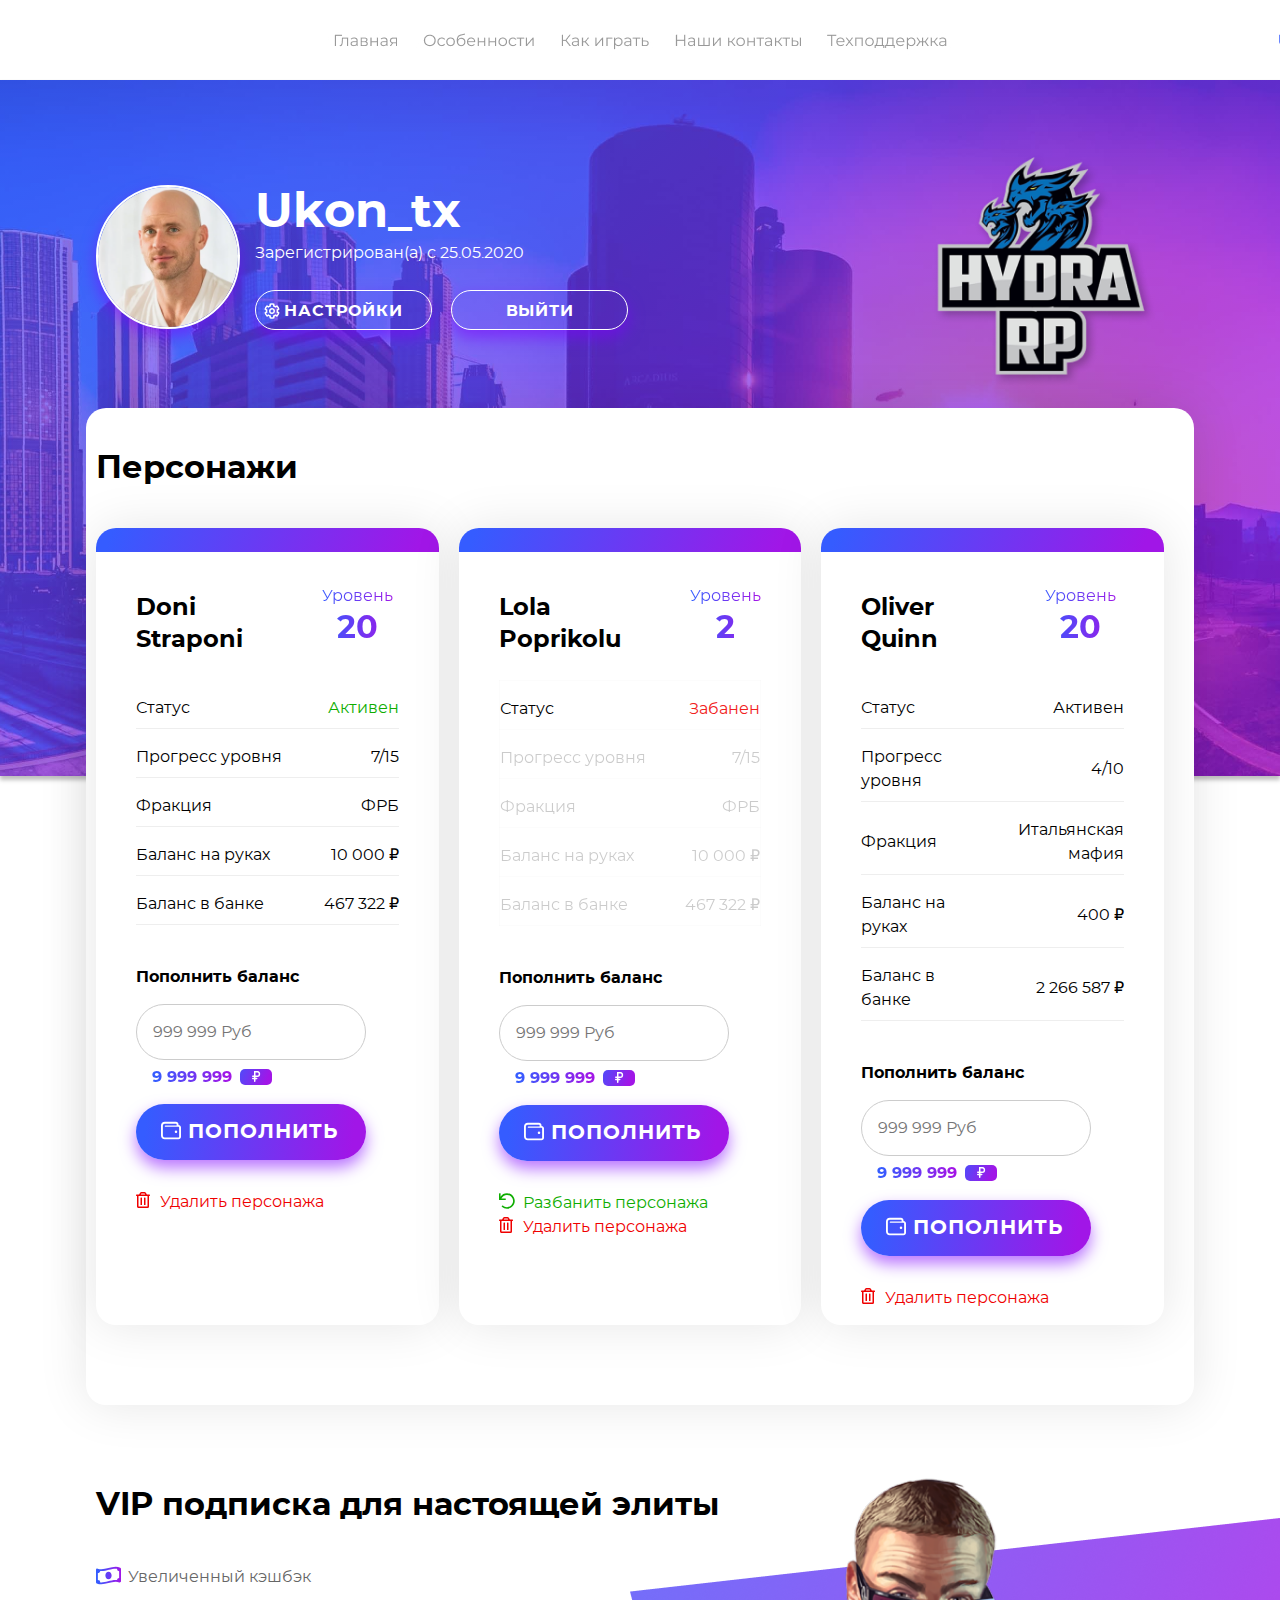
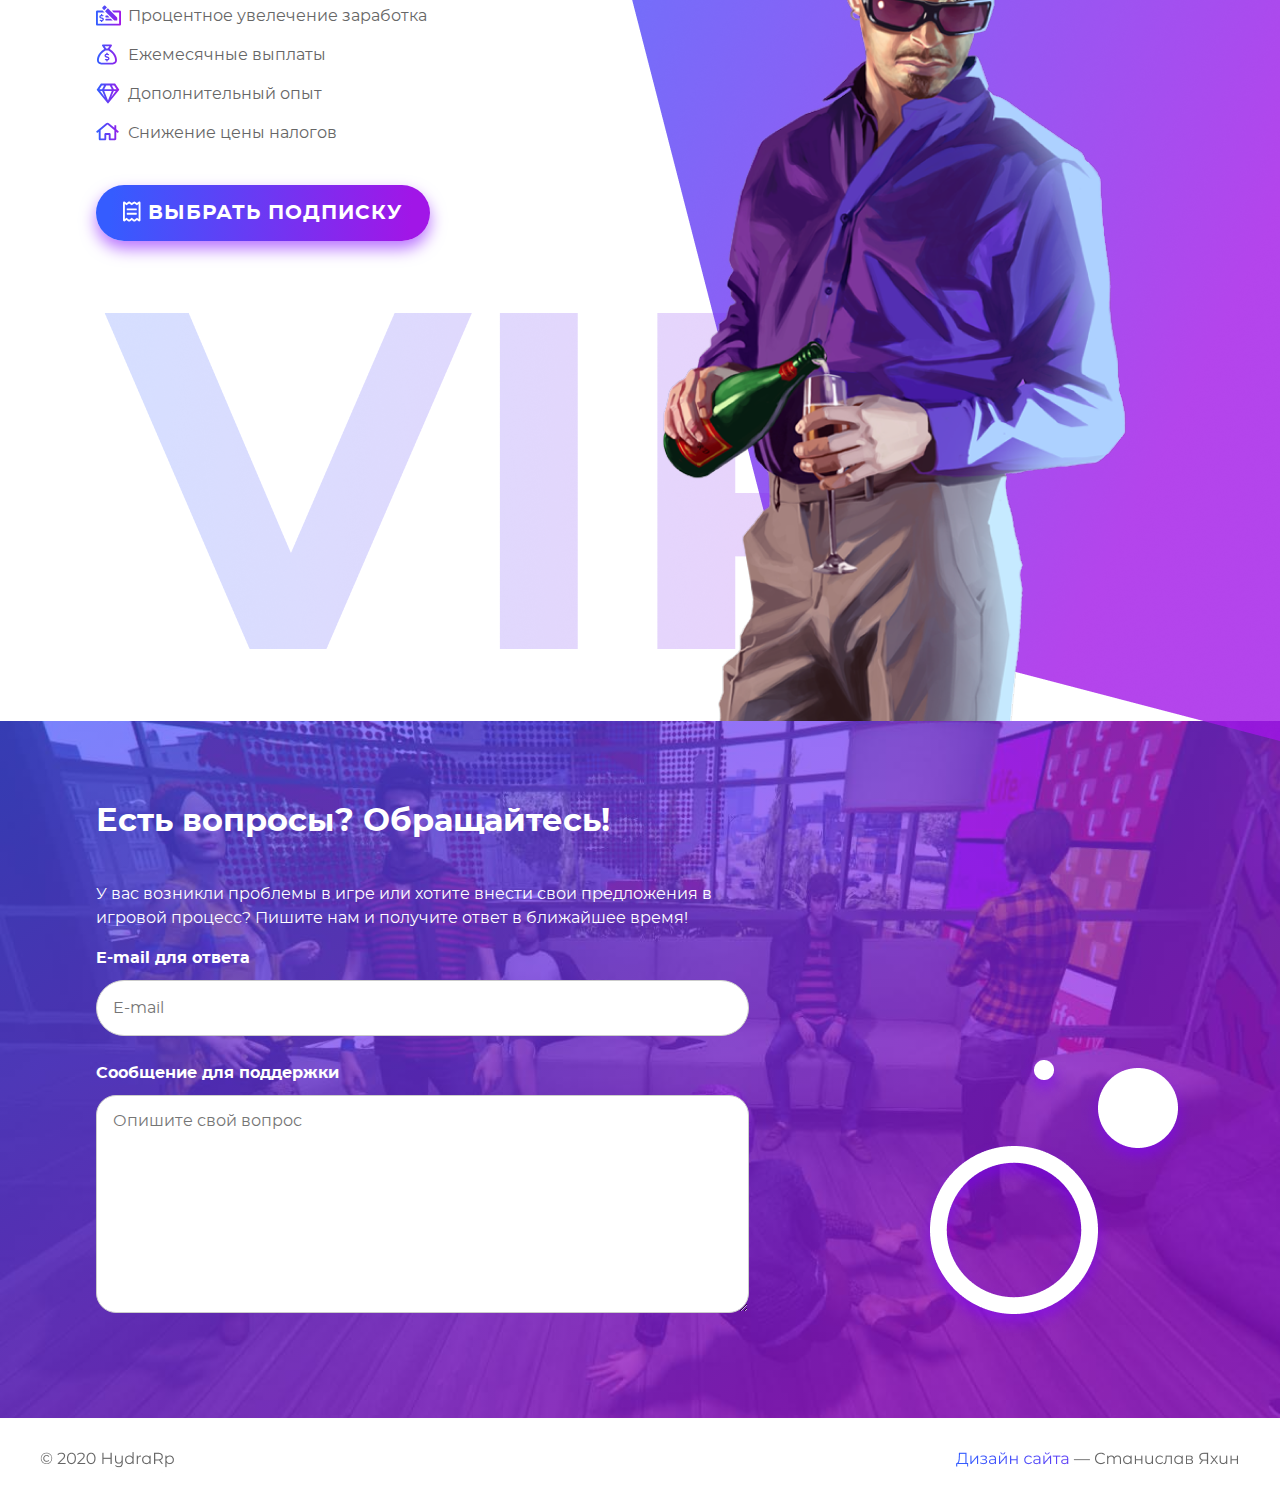
<file: index.html>
<!DOCTYPE HTML>
<html lang="ru">
	<head>
		<meta charset = "utf-8">
		<meta name="viewport" content="width=device-width, initial-scale=1.0">
    	<title>Data Mining</title>
    	<link href="css/normalize.css" rel="stylesheet">	
    	<link href="css/style.css" rel="stylesheet">
	</head>
	<body>
		<header class="main-header">
		</header>
		<main class="main-content">
			<section class="user">
				<div class="container">
					<div class="user-info">
						<img src="img/avatar.png" alt="avatar" class="user-avatar">
						<div class="user-col">
							<h1 class="user-name">Ukon_tx</h1>
							<p class="user-date">Зарегистрирован(а) с <time class="date">25.05.2020</time></p>
							<a href="#" class="user-config btn btn-white">
								<svg class="user-config-icon" width="16" height="24" viewBox="0 0 16 24" preserveAspectRatio="none">
	 				 				<use xlink:href="img/sprite.svg#icon-config"></use>
								</svg>	
								Настройки
							</a>
							<a href="#" class="user-exit btn btn-white">Выйти</a>
						</div>
					</div>
					<img src="img/big-logo.png" alt="logo" class="big-logo" width="280" height="280">
				</div>
			</section>
			<section class="personages">
				<div class="container">
					<h2 class="title">Персонажи</h2>
					<div class="personages-wrapper">
					<div class="person">
						<div class="person-header">
							<h3 class="person-nickname">Doni  Straponi</h3>
							<p class="person-level">Уровень <span class="level">20</span></p>
						</div>
						<table class="person-info">
							<tr>
								<td>Статус</td>
								<td class="active">Активен</td>
							</tr>
							<tr>
								<td>Прогресс уровня</td>
								<td>7/15</td>
							</tr>			
							<tr>
								<td>Фракция</td>
								<td>ФРБ</td>
							</tr>				
							<tr>
								<td>Баланс на руках</td>
								<td>10 000 &#8381;</td>
							</tr>	
							<tr>
								<td>Баланс в банке</td>
								<td>467 322 &#8381;</td>
							</tr>		
						</table>
						<p class="balance-title">Пополнить баланс</p>
						<form class="balance-form">
							<div class="balance-wrapper">
								<input type="text" placeholder="999 999 Руб">
								<div class="count-wrapper">
									<span class="balance-count">9 999 999</span>
									<span class="balance-sign"><img src="img/icon-ruble-backg.svg" alt="ruble" ></span>
								</div>
							</div>
							<button type="submit" class="btn">
								<svg class="user-balance-icon" width="20" height="24" viewBox="0 0 20 24" preserveAspectRatio="none">
	 				 				<use xlink:href="img/sprite.svg#icon-wallet"></use>
								</svg>	
								Пополнить
							</button>
						</form>
						<a href="#" class="person-delete">
							<svg class="person-delete-icon" width="16" height="24" viewBox="0 0 16 24" preserveAspectRatio="none">
 				 				<use xlink:href="img/sprite.svg#icon-delete"></use>
							</svg>							
							Удалить персонажа
						</a>
					</div>
					<div class="person person-banned">
						<div class="person-header">
							<h3 class="person-nickname">Lola  Poprikolu</h3>
							<p class="person-level">Уровень <span class="level">2</span></p>
						</div>
						<table class="person-info">
							<tr>
								<td>Статус</td>
								<td class="ban">Забанен</td>
							</tr>
							<tr>
								<td>Прогресс уровня</td>
								<td>7/15</td>
							</tr>			
							<tr>
								<td>Фракция</td>
								<td>ФРБ</td>
							</tr>				
							<tr>
								<td>Баланс на руках</td>
								<td>10 000 &#8381;</td>
							</tr>	
							<tr>
								<td>Баланс в банке</td>
								<td>467 322 &#8381;</td>
							</tr>		
						</table>
						<p class="balance-title">Пополнить баланс</p>
						<form class="balance-form">
							<div class="balance-wrapper">
								<input type="text" placeholder="999 999 Руб">
								<div class="count-wrapper">
									<span class="balance-count">9 999 999</span>
									<span class="balance-sign"><img src="img/icon-ruble-backg.svg" alt="ruble"></span>
								</div>
							</div>
							<button type="submit" class="btn">
								<svg class="user-balance-icon" width="20" height="24" viewBox="0 0 20 24" preserveAspectRatio="none">
	 				 				<use xlink:href="img/sprite.svg#icon-wallet"></use>
								</svg>	
								Пополнить
							</button>
						</form>
						<a href="#" class="person-unban">
							<svg class="person-unban-icon" width="16" height="24" viewBox="0 0 16 24" preserveAspectRatio="none">
 				 				<use xlink:href="img/sprite.svg#icon-unban"></use>
							</svg>								
							Разбанить персонажа
						</a>
						<a href="#" class="person-delete">
							<svg class="person-delete-icon" width="16" height="24" viewBox="0 0 16 24" preserveAspectRatio="none">
 				 				<use xlink:href="img/sprite.svg#icon-delete"></use>
							</svg>							
							Удалить персонажа
						</a>
					</div>
					<div class="person">
						<div class="person-header">
							<h3 class="person-nickname">Oliver  Quinn</h3>
							<p class="person-level">Уровень <span class="level">20</span></p>
						</div>
						<table class="person-info">
							<tr>
								<td>Статус</td>
								<td>Активен</td>
							</tr>
							<tr>
								<td>Прогресс уровня</td>
								<td>4/10</td>
							</tr>			
							<tr>
								<td>Фракция</td>
								<td>Итальянская мафия</td>
							</tr>				
							<tr>
								<td>Баланс на руках</td>
								<td>400 &#8381;</td>
							</tr>	
							<tr>
								<td>Баланс в банке</td>
								<td>2 266 587 &#8381;</td>
							</tr>		
						</table>
						<p class="balance-title">Пополнить баланс</p>
						<form class="balance-form">
							<div class="balance-wrapper">
								<input type="text" placeholder="999 999 Руб">
								<div class="count-wrapper">
									<span class="balance-count">9 999 999</span>
									<span class="balance-sign"><img src="img/icon-ruble-backg.svg" alt="ruble"></span>
								</div>
							</div>
							<button type="submit" class="btn">
								<svg class="user-balance-icon" width="20" height="24" viewBox="0 0 20 24" preserveAspectRatio="none">
	 				 				<use xlink:href="img/sprite.svg#icon-wallet"></use>
								</svg>	
								Пополнить
							</button>
						</form>
						<a href="#" class="person-delete">
							<svg class="person-delete-icon" width="16" height="24" viewBox="0 0 16 24" preserveAspectRatio="none">
 				 				<use xlink:href="img/sprite.svg#icon-delete"></use>
							</svg>							
							Удалить персонажа
						</a>
					</div>	
					</div>				
				</div>
			</section>
			<section class="sub">
				<div class="container">
					<h2 class="title">VIP подписка для настоящей элиты</h2>
					<ul class="sub-list">
						<li class="list-cashback">		
							<svg class="list-monthly-icon" width="25" height="24" viewBox="0 0 25 24" preserveAspectRatio="none" fill="url(#paint0_linear)">
 				 				<use xlink:href="img/sprite.svg#icon-vip-dollar"></use>
							</svg>													
							Увеличенный кэшбэк
						</li>
						<li class="list-percent">
							<svg class="list-monthly-icon" width="25" height="24" viewBox="0 0 25 24" preserveAspectRatio="none" fill="url(#paint0_linear)">
 				 				<use xlink:href="img/sprite.svg#icon-vip-check"></use>
							</svg>								
							Процентное увелечение заработка
						</li>
						<li class="list-monthly">
							<svg class="list-monthly-icon" width="25" height="24" viewBox="0 0 25 24" preserveAspectRatio="none" fill="url(#paint0_linear)">
 				 				<use xlink:href="img/sprite.svg#icon-vip-cash"></use>
							</svg>								
							Ежемесячные выплаты
						</li>
						<li class="list-extra">
							<svg class="list-monthly-icon" width="25" height="24" viewBox="0 0 25 24" preserveAspectRatio="none" fill="url(#paint0_linear)">
 				 				<use xlink:href="img/sprite.svg#icon-vip-diamond"></use>
							</svg>								
							Дополнительный опыт
						</li>
						<li class="list-drop">
							<svg class="list-monthly-icon" width="25" height="24" viewBox="0 0 25 24" preserveAspectRatio="none" fill="url(#paint0_linear)">
 				 				<use xlink:href="img/sprite.svg#icon-vip-home"></use>
							</svg>								
							Снижение цены налогов
						</li>
					</ul>
					<a href="#" class="btn">
						<svg class="sub-choose-icon" width="20" height="24" viewBox="0 0 20 24" preserveAspectRatio="none">
				 				<use xlink:href="img/sprite.svg#icon-price"></use>
						</svg>	
						Выбрать подписку
					</a>
				</div>
			</section>
			<section class="contacts">
				<div class="container">
					<h2 class="title">Есть вопросы? Обращайтесь!</h2>
					<div class="contacts-wrapper">
						<p>У вас возникли проблемы в игре или хотите внести свои предложения в игровой процесс? Пишите нам и получите ответ в ближайшее время!</p>
						<form class="contacts-form">
							<label class="contacts-mail">
								E-mail для ответа
								<input type="email" placeholder="E-mail">
							</label>
							<label class="contacts-message">
								Сообщение для поддержки
								<textarea name="" cols="30" rows="10" placeholder="Опишите свой вопрос"></textarea>
							</label>
						</form>
					</div>
				</div>
			</section>
		</main>
		<footer class="main-footer">
		</footer>

		<svg xmlns="http://www.w3.org/2000/svg" xmlns:xlink="http://www.w3.org/1999/xlink" aria-hidden="true" focusable="false" style="width:0;height:0;position:absolute;">
			<defs>
				<linearGradient id="paint0_linear" x1="2.25" y1="-2" x2="24.992" y2="-1.435" gradientUnits="userSpaceOnUse"><stop stop-color="#355CFF"/><stop offset="1" stop-color="#A116E7"/></linearGradient>

			</defs>
		</svg>
		<script type="text/javascript" src="js/jquery.js"></script>
		<script type="text/javascript" src="js/script.js"></script>
	</body>
</html>
</file>
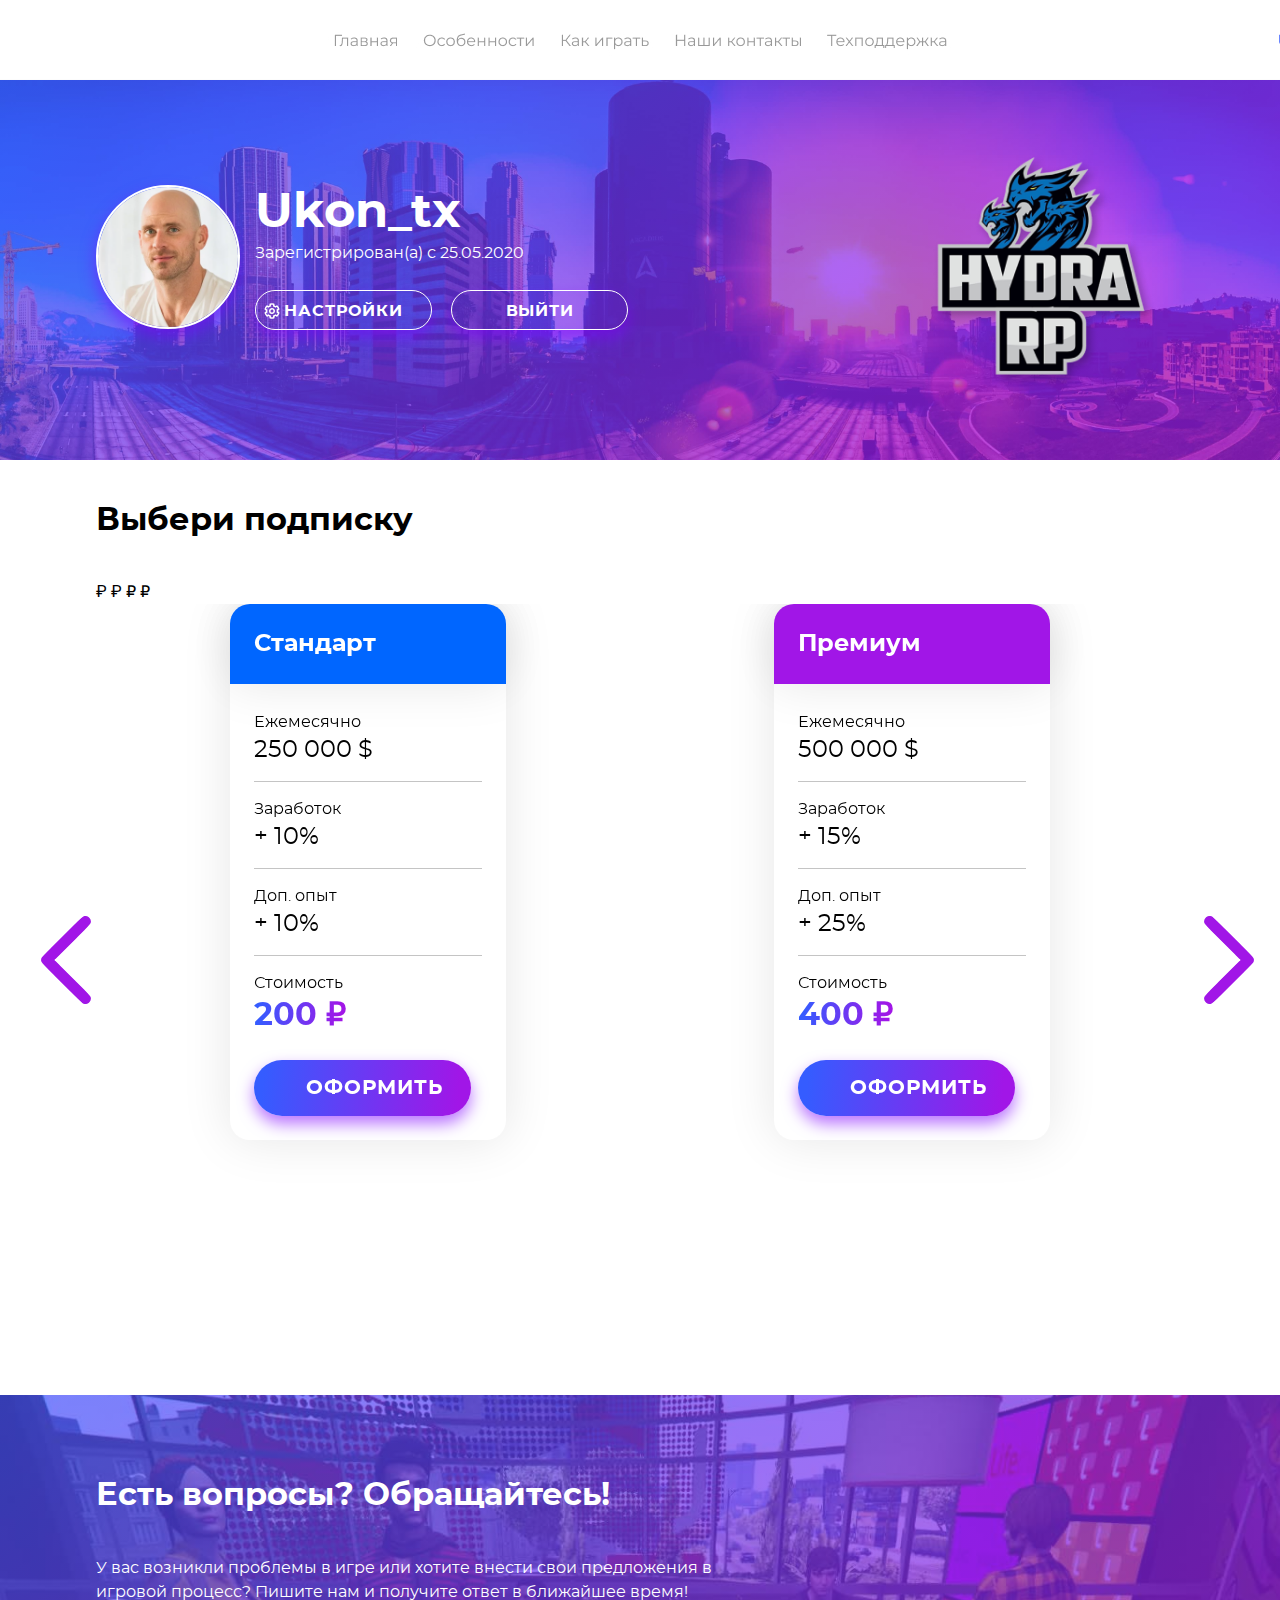
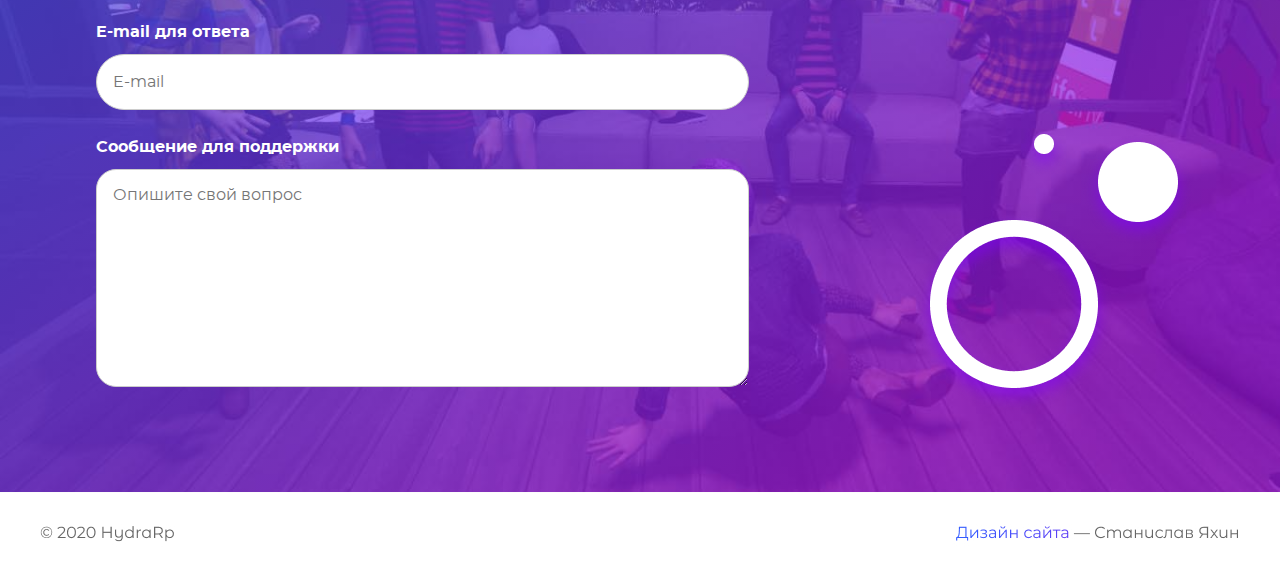
<file: second.html>
<!DOCTYPE HTML>
<html lang="ru">
	<head>
		<meta charset = "utf-8">
		<meta name="viewport" content="width=device-width, initial-scale=1.0">
    	<title>Data Mining</title>
    	<link href="css/normalize.css" rel="stylesheet">	
    	<link href="css/style.css" rel="stylesheet">
    	<link href="slick/slick.css" rel="stylesheet" type="text/css"/>    
    	<link href="https://fonts.googleapis.com/css2?family=Roboto:wght@400;700&display=swap" rel="stylesheet">	
	</head>
	<body>
		<header class="main-header">
		</header>
		<main class="main-content">
			<section class="user user-mini">
				<div class="container">
					<div class="user-info">
						<img src="img/avatar.png" alt="avatar" class="user-avatar">
						<div class="user-col">
							<h1 class="user-name">Ukon_tx</h1>
							<p class="user-date">Зарегистрирован(а) с <time class="date">25.05.2020</time></p>
							<a href="#" class="user-config btn btn-white">
								<svg class="user-config-icon" width="16" height="24" viewBox="0 0 16 24" preserveAspectRatio="none">
	 				 				<use xlink:href="img/sprite.svg#icon-config"></use>
								</svg>	
								Настройки
							</a>
							<a href="#" class="user-exit btn btn-white">Выйти</a>
						</div>
					</div>
					<img src="img/big-logo.png" alt="logo" class="big-logo" width="280" height="280">
				</div>
			</section>
			<section class="choose">
				<div class="container">
					<h2 class="title">Выбери подписку</h2>
					<span class="ruble">&#8381;</span>
					<span class="ruble">&#x20bd;</span>
					<span>&#8381;</span>
					<span>&#x20bd;</span>				
					<div class="choose-wrapper slider">
						<div class="choose-item">
							<h3 class="choose-title">Стандарт</h3>
							<ul class="choose-advantages">
								<li class="choose-advantage">
									<p class="advantage-title">Ежемесячно</p>
									<p class="advantage-desc">250 000 $</p>
								</li>
								<li class="choose-advantage">
									<p class="advantage-title">Заработок</p>
									<p class="advantage-desc">+ 10%</p>
								</li>
								<li class="choose-advantage">
									<p class="advantage-title">Доп. опыт</p>
									<p class="advantage-desc">+ 10%</p>
								</li>								
							</ul>
							<p class="choose-value">Стоимость</p>
							<p class="choose-price">200 ₽</p>
							<a href="#" class="btn choose-btn">Оформить</a>
						</div>
						<div class="choose-item choose-item-purple">
							<h3 class="choose-title">Премиум</h3>
							<ul class="choose-advantages">
								<li class="choose-advantage">
									<p class="advantage-title">Ежемесячно</p>
									<p class="advantage-desc">500 000 $</p>
								</li>
								<li class="choose-advantage">
									<p class="advantage-title">Заработок</p>
									<p class="advantage-desc">+ 15%</p>
								</li>
								<li class="choose-advantage">
									<p class="advantage-title">Доп. опыт</p>
									<p class="advantage-desc">+ 25%</p>
								</li>								
							</ul>
							<p class="choose-value">Стоимость</p>
							<p class="choose-price">400 ₽</p>
							<a href="#" class="btn choose-btn">Оформить</a>
						</div>	
						<div class="choose-item choose-item-gradient">
							<h3 class="choose-title">Вип</h3>
							<ul class="choose-advantages">
								<li class="choose-advantage">
									<p class="advantage-title">Ежемесячно</p>
									<p class="advantage-desc">900 000 $</p>
								</li>
								<li class="choose-advantage">
									<p class="advantage-title">Заработок</p>
									<p class="advantage-desc">+ 20%</p>
								</li>
								<li class="choose-advantage">
									<p class="advantage-title">Доп. опыт</p>
									<p class="advantage-desc">+ 30%</p>
								</li>	
								<li class="choose-advantage">
									<p class="advantage-title">Кэшбек</p>
									<p class="advantage-desc">+ 1%</p>
								</li>
								<li class="choose-advantage">
									<p class="advantage-title">Снижение налога</p>
									<p class="advantage-desc">+ 10%</p>
								</li>							
							</ul>
							<p class="choose-value">Стоимость</p>
							<p class="choose-price">750 ₽</p>
							<a href="#" class="btn choose-btn">Оформить</a>
						</div>
						<div class="choose-item choose-item-gradient">
							<h3 class="choose-title">Вип+</h3>
							<ul class="choose-advantages">
								<li class="choose-advantage">
									<p class="advantage-title">Ежемесячно</p>
									<p class="advantage-desc">1 200 000 $</p>
								</li>
								<li class="choose-advantage">
									<p class="advantage-title">Заработок</p>
									<p class="advantage-desc">+ 25%</p>
								</li>
								<li class="choose-advantage">
									<p class="advantage-title">Доп. опыт</p>
									<p class="advantage-desc">+ 40%</p>
								</li>	
								<li class="choose-advantage">
									<p class="advantage-title">Кэшбек</p>
									<p class="advantage-desc">+ 5%</p>
								</li>
								<li class="choose-advantage">
									<p class="advantage-title">Снижение налога</p>
									<p class="advantage-desc">+ 15%</p>
								</li>								
							</ul>
							<p class="choose-value">Стоимость</p>
							<p class="choose-price">1000 <span class="ruble">&#8381;</span></p>
							<a href="#" class="btn choose-btn">Оформить</a>
						</div>																	
					</div>			
				</div>
			</section>
			<section class="contacts">
				<div class="container">
					<h2 class="title">Есть вопросы? Обращайтесь!</h2>
					<div class="contacts-wrapper">
						<p>У вас возникли проблемы в игре или хотите внести свои предложения в игровой процесс? Пишите нам и получите ответ в ближайшее время!</p>
						<form class="contacts-form">
							<label class="contacts-mail">
								E-mail для ответа
								<input type="email" placeholder="E-mail">
							</label>
							<label class="contacts-message">
								Сообщение для поддержки
								<textarea name="" cols="30" rows="10" placeholder="Опишите свой вопрос"></textarea>
							</label>
						</form>
					</div>
				</div>
			</section>
		</main>
		<footer class="main-footer">
		</footer>

		<svg xmlns="http://www.w3.org/2000/svg" xmlns:xlink="http://www.w3.org/1999/xlink" aria-hidden="true" focusable="false" style="width:0;height:0;position:absolute;">
			<defs>
				<linearGradient id="paint0_linear" x1="2.25" y1="-2" x2="24.992" y2="-1.435" gradientUnits="userSpaceOnUse"><stop stop-color="#355CFF"/><stop offset="1" stop-color="#A116E7"/></linearGradient>

			</defs>
		</svg>
		<script type="text/javascript" src="js/jquery.js"></script>
		<script type="text/javascript" src="slick/slick.min.js"></script>		
		<script type="text/javascript" src="js/script.js"></script>
	</body>
</html>
</file>
<file: css/style.css>
/** Общие стили **/
@font-face {
  font-family: "Montserrat";
  src: url("../fonts/montserrat-regular-webfont.woff2") format("woff2"), url("../fonts/montserrat-regular-webfont.woff") format("woff");
  font-weight: normal;
  font-style: normal;
}
@font-face {
  font-family: "Montserrat";
  src: url("../fonts/montserrat-bold.woff2") format("woff2"), url("../fonts/montserrat-bold.woff") format("woff");
  font-weight: 700;
  font-style: normal;
}
/**

@font-face {
    font-family: "Roboto";
    src: url("../fonts/roboto.woff2") format("woff2"),
         url("../fonts/roboto.woff") format("woff");
    font-weight: normal;
    font-style: normal;
}
**/
body {
  font-family: 'Montserrat', 'Arial', sans-serif;
  font-size: 16px;
  font-weight: normal;
  line-height: 24px;
  color: #000;
  background: #ffffff;
}
.container {
  width: 1360px;
  margin: 0 auto;
  padding: 0 80px;
}
img {
  max-width: 100%;
  height: auto;
}
.btn {
  display: inline-block;
  vertical-align: middle;
  padding: 16px 28px 16px 52px;
  height: 56px;
  min-width: 177px;
  font-weight: bold;
  font-size: 20px;
  line-height: 24px;
  letter-spacing: 0.05em;
  text-transform: uppercase;
  text-align: center;
  text-decoration: none;
  color: #fff;
  border: none;
  border-radius: 50px;
  background: linear-gradient(95.6deg, #355CFF 4.88%, #A116E7 93.78%);
  box-shadow: 0px 8px 16px rgba(128, 0, 255, 0.54);
  box-sizing: border-box;
}
.btn:hover {
  cursor: pointer;
  box-shadow: 0px 8px 16px rgba(128, 20, 155, 0.54);
  opacity: 0.7;
}
.btn:active {
  opacity: 0.9;
  box-shadow: 0px 8px 16px rgba(128, 0, 255, 0.54);
}
.btn:active,
.btn:focus {
  outline: none;
}
.btn-white {
  display: inline-block;
  vertical-align: middle;
  margin-right: 15px;
  padding: 8px 20px 8px 20px;
  height: 40px;
  min-width: 177px;
  font-family: 'Montserrat', 'Arial', sans-serif;
  font-weight: bold;
  font-size: 16px;
  line-height: 24px;
  text-align: center;
  text-decoration: none;
  text-transform: uppercase;
  color: #fff;
  box-sizing: border-box;
  background: transparent;
  border: 1px solid #FFFFFF;
  border-radius: 50px;
}
.btn-white:hover {
  box-shadow: 0px 8px 16px rgba(128, 20, 155, 0.54);
  opacity: 0.7;
}
.btn-white:active {
  opacity: 0.9;
  box-shadow: 0px 8px 16px rgba(128, 0, 255, 0.54);
}
.main-header {
  width: 100%;
  height: 80px;
  background: url("../img/header.jpg") center no-repeat;
}
.main-footer {
  width: 100%;
  height: 80px;
  background: url("../img/footer.jpg") center no-repeat;
}
.user {
  min-height: 696px;
  padding-top: 50px;
  color: #fff;
  background: linear-gradient(142.65deg, rgba(53, 92, 255, 0.7) -13.41%, rgba(161, 22, 231, 0.7) 79.17%), url("../img/user-background.jpg") center no-repeat;
  box-shadow: 0px 4px 4px rgba(0, 0, 0, 0.25);
  background-size: 130%;
  box-sizing: border-box;
}
.user .container {
  display: flex;
  justify-content: space-between;
}
.user-info {
  display: flex;
  margin-top: 55px;
}
.user-avatar {
  width: 144px;
  height: 144px;
  margin-right: 15px;
  object-fit: cover;
  border: 2px solid #FFFFFF;
  border-radius: 50%;
  box-sizing: border-box;
  box-shadow: 0px 8px 16px rgba(128, 0, 255, 0.54);
}
.user-name {
  margin: 0;
  font-weight: bold;
  font-size: 48px;
  line-height: 56px;
}
.user-date {
  margin: 0;
  margin-bottom: 25px;
}
.personages .container {
  margin-top: -368px;
  margin-bottom: 80px;
  padding-top: 40px;
  padding-bottom: 80px;
  background: #FFFFFF;
  box-shadow: 0px 0px 50px rgba(0, 0, 0, 0.1);
  border-radius: 20px;
}
.title {
  margin: 0;
  margin-bottom: 40px;
  font-weight: bold;
  font-size: 32px;
  line-height: 40px;
  color: #000000;
}
.personages-wrapper {
  display: flex;
  justify-content: space-between;
  flex-wrap: wrap;
}
.person {
  position: relative;
  margin-right: 25px;
  padding: 40px 40px 15px 40px;
  width: 384px;
  background: #FFFFFF;
  box-shadow: 0px 0px 50px rgba(0, 0, 0, 0.1);
  border-radius: 20px;
  box-sizing: border-box;
}
.person::before {
  position: absolute;
  top: 0;
  left: 0;
  content: '';
  display: block;
  width: 100%;
  height: 24px;
  background: linear-gradient(110.9deg, #355CFF 4.88%, #A116E7 93.78%);
  border-radius: 20px 20px 0px 0px;
}
.person:hover {
  box-shadow: 0px 8px 16px rgba(128, 0, 255, 0.54);
  transition: all 0.5s ease;
}
.person-header {
  display: flex;
  justify-content: space-between;
}
.person-nickname {
  margin-right: 20%;
  font-weight: bold;
  font-size: 24px;
  line-height: 32px;
}
.person-level {
  text-align: center;
  background: linear-gradient(91.4deg, #355CFF 4.88%, #A116E7 93.78%);
  -webkit-background-clip: text;
  background-clip: text;
  -webkit-text-fill-color: transparent;
  text-fill-color: transparent;
}
.person-level .level {
  font-weight: bold;
  font-size: 32px;
  line-height: 40px;
}
.person-info {
  width: 100%;
  margin-bottom: 40px;
  border-collapse: collapse;
}
.person-info tr {
  padding: 16px 0 8px 0;
  position: relative;
  border-bottom: 1px solid #EEEEEE;
}
.person-info td {
  padding: 16px 0 8px 0;
  white-space: nowrap;
}
.person-info td.active {
  color: #0EAD00;
}
.person-info td:nth-child(2) {
  text-align: right;
}
.balance-title {
  margin: 0;
  margin-bottom: 15px;
  font-weight: bold;
  font-size: 16px;
  line-height: 24px;
}
.balance-form .balance-wrapper {
  display: flex;
  justify-content: space-between;
  align-items: center;
  margin-bottom: 10px;
}
.balance-form .count-wrapper {
  display: flex;
  flex-direction: column;
  justify-content: center;
  text-align: center;
}
.balance-form .balance-count {
  text-align: center;
  font-weight: bold;
  white-space: nowrap;
  background: linear-gradient(91.4deg, #355CFF 4.88%, #A116E7 93.78%);
  -webkit-background-clip: text;
  background-clip: text;
  -webkit-text-fill-color: transparent;
  text-fill-color: transparent;
}
.balance-form .balance-sign {
  padding-top: 3px;
}
.balance-form .btn {
  margin-bottom: 30px;
}
input,
textarea {
  width: 230px;
  height: 56px;
  margin-right: 8px;
  padding: 16px;
  color: #999999;
  background: #FFFFFF;
  border: 1px solid #CCCCCC;
  border-radius: 50px;
  box-sizing: border-box;
}
input:active,
textarea:active,
input:focus,
textarea:focus {
  outline: none;
  border: none;
  box-shadow: 0px 8px 16px rgba(128, 0, 255, 0.54);
}
textarea {
  height: auto;
  border-radius: 20px;
}
.person-delete {
  display: inline-block;
  color: #EF0000;
  text-decoration: none;
}
.person-delete:hover {
  opacity: 1;
  text-decoration: underline;
}
.person-delete:active {
  opacity: 0.5;
}
.person-banned tr {
  opacity: 0.2;
  border: 1px solid rgba(238, 238, 238, 0.2);
}
.person-banned tr:nth-child(1) {
  opacity: 1;
}
.person-banned td.ban {
  color: #F12020;
}
.person-unban {
  display: inline-block;
  color: #0EAD00;
  text-decoration: none;
}
.person-unban:hover {
  opacity: 1;
  text-decoration: underline;
}
.person-unban:active {
  opacity: 0.5;
}
.sub {
  position: relative;
}
.sub::before {
  position: absolute;
  top: 33px;
  right: 0;
  content: '';
  display: block;
  width: 650px;
  height: 823px;
  background: url(../img/vip-background.png) center no-repeat;
}
.sub::after {
  position: absolute;
  bottom: 0;
  right: 238px;
  content: '';
  display: block;
  width: 468px;
  height: 843px;
  background: url(../img/tony.png) center no-repeat;
}
.sub .container {
  position: relative;
}
.sub .container::after {
  content: '';
  display: block;
  width: 861px;
  height: 480px;
  background: url(../img/VIP.png) center no-repeat;
}
.sub-list {
  margin: 0;
  margin-bottom: 40px;
  padding: 0;
  list-style: none;
}
.sub-list li {
  margin-bottom: 15px;
  padding-left: 32px;
  color: #666666;
}
.contacts {
  padding-top: 80px;
  padding-bottom: 80px;
  color: #fff;
  background: linear-gradient(144.94deg, rgba(53, 92, 255, 0.7) -13.41%, rgba(161, 22, 231, 0.7) 79.17%), url("../img/contacts-background.jpg") center no-repeat;
  background-size: cover;
}
.contacts h2 {
  margin-bottom: 25px;
  color: #fff;
}
.contacts .container {
  position: relative;
}
.contacts .container::after {
  position: absolute;
  right: 0;
  bottom: 0;
  content: '';
  display: block;
  width: 280px;
  height: 286px;
  background: url(../img/contacts-cirlcles.png) center no-repeat;
}
.contacts-wrapper {
  display: flex;
  width: 60%;
  flex-direction: column;
}
.contacts-form {
  display: flex;
  flex-direction: column;
}
.contacts-form label {
  display: block;
  font-weight: bold;
}
.contacts-form input,
.contacts-form textarea {
  display: block;
  width: 100%;
  margin-top: 10px;
  margin-bottom: 25px;
}
/**** icons ****/
.user-config {
  position: relative;
}
.user-config-icon {
  position: absolute;
  top: 11.5px;
  left: 8px;
}
.balance-form .btn {
  position: relative;
}
.balance-form .btn .user-balance-icon {
  position: absolute;
  left: 25px;
  top: 17px;
}
.person-delete {
  position: relative;
  padding-left: 24px;
}
.person-delete .person-delete-icon {
  position: absolute;
  left: 0;
  top: 2px;
}
.person-unban {
  position: relative;
  padding-left: 24px;
}
.person-unban .person-unban-icon {
  position: absolute;
  left: 0;
  top: 2px;
}
.sub-list li {
  position: relative;
}
.sub-list li svg {
  position: absolute;
  left: 0;
  top: 1px;
}
.sub .btn {
  position: relative;
}
.sub-choose-icon {
  position: absolute;
  left: 27px;
  top: 16px;
}
.ruble {
  font-family: 'Roboto', 'Arial', sans-serif;
}
/** Страница выбора подписки **/
.user-mini {
  min-height: auto;
  padding-top: 50px;
  padding-bottom: 50px;
  box-shadow: none;
}
.choose .container {
  padding-top: 40px;
  padding-bottom: 80px;
  background: #FFFFFF;
}
.slick-slider .slick-track,
.choose-wrapper {
  display: flex !important;
  justify-content: center !important;
  align-items: flex-start !important;
}
.choose-item {
  position: relative;
  width: auto !important;
  margin: 0;
  margin: 0 auto !important;
  padding: 24px;
  min-width: 276px !important;
  width: 276px !important;
  background: #FFFFFF;
  box-shadow: 0px 0px 50px rgba(0, 0, 0, 0.1);
  border-radius: 20px;
  box-sizing: border-box;
}
.choose-item::before {
  position: absolute;
  top: 0;
  left: 0;
  content: '';
  display: block;
  width: 100%;
  height: 80px;
  background: #0066FF;
  box-shadow: 0px 0px 50px rgba(0, 0, 0, 0.1);
  border-radius: 20px 20px 0px 0px;
}
.choose-item:hover {
  box-shadow: 0px 8px 16px rgba(128, 0, 255, 0.54);
  transition: all 0.5s ease;
}
.choose-item:focus {
  outline: none;
}
.choose-title {
  position: relative;
  z-index: 5;
  margin: 0;
  font-weight: bold;
  font-size: 24px;
  line-height: 32px;
  color: #fff;
}
.choose-advantages {
  margin: 0;
  margin-top: 50px;
  padding: 0;
  list-style: none;
}
.choose-advantage {
  margin-bottom: 15px;
  padding-bottom: 15px;
  border-bottom: 1px solid #C4C4C4;
}
.advantage-title {
  margin: 0;
}
.advantage-desc {
  margin: 0;
  font-size: 24px;
  line-height: 32px;
}
.choose-value {
  margin: 0;
}
.choose-price {
  display: inline-block;
  margin: 0;
  margin-bottom: 25px;
  font-weight: bold;
  font-size: 32px;
  line-height: 40px;
  background: linear-gradient(93.31deg, #355CFF 4.88%, #A116E7 93.78%);
  -webkit-background-clip: text;
  background-clip: text;
  -webkit-text-fill-color: transparent;
  text-fill-color: transparent;
}
.choose-item-purple::before {
  background: #A116E7;
}
.choose-item-gradient::before {
  background: linear-gradient(94.71deg, #355CFF 4.88%, #A116E7 93.78%);
}
.slick-track {
  padding-top: 40px;
  padding-bottom: 30px;
  padding-left: 40px;
  padding: 0;
}
.slick-arrow {
  position: absolute;
  top: 50%;
  transform: translateY(-50%);
  width: 50px;
  height: 88px;
  font-size: 0;
  border: none;
  background: url("../img/arrow.png") center no-repeat;
}
.slick-arrow:active,
.slick-arrow:focus {
  outline: none;
}
.slick-next {
  right: -70px;
}
.slick-prev {
  left: -55px;
  z-index: 1000;
  transform: rotate(180deg) translateY(50%);
}
@media screen and (max-width: 1550px) {
  .user {
    background-size: cover;
  }
  .container {
    width: 85%;
    margin: 0 auto;
    padding: 0 10px;
  }
  .person {
    width: 320px;
    margin-right: 20px;
    flex-shrink: 0;
    flex-grow: 1;
  }
  .balance-form .balance-wrapper {
    flex-direction: column;
    align-items: flex-start;
  }
  .balance-form .balance-wrapper input {
    margin-bottom: 5px;
  }
  .balance-form .balance-count {
    margin-right: 8px;
  }
  .balance-form .count-wrapper {
    flex-direction: row;
    justify-content: flex-start;
    padding-left: 16px;
  }
  .balance-form .balance-sign {
    line-height: 1.6;
  }
  .sub::after {
    right: 150px;
  }
}
@media screen and (max-width: 1335px) {
  .person-info td {
    white-space: normal;
  }
}
@media screen and (max-width: 1235px) {
  .container {
    width: 80%;
  }
  .personages-wrapper {
    justify-content: center;
  }
  .person {
    width: 40%;
    margin-right: 20px;
    margin-bottom: 20px;
    flex-shrink: 1;
    flex-grow: 0;
  }
  .sub::after {
    display: none;
  }
}
@media screen and (max-width: 1050px) {
  .user-config {
    margin-bottom: 20px;
  }
  .container {
    width: 90%;
  }
  .personages .container {
    margin-top: -320px;
  }
  .person {
    padding: 10px 10px 15px 10px;
  }
  .sub {
    padding-bottom: 50px;
  }
  .sub::before {
    display: none;
  }
  .sub-list {
    display: flex;
    flex-direction: column;
    justify-content: center;
  }
  .sub .container::after {
    position: absolute;
    right: 0;
    top: 0;
    background-size: 50%;
    width: 80%;
    height: 80%;
  }
  .slick-next {
    right: -15px;
  }
  .slick-prev {
    left: -15px;
  }
  .slick-arrow {
    width: 35px;
    height: 62px;
    background-size: 35px 62px;
  }
}
@media screen and (max-width: 767px) {
  .container {
    width: 90%;
    padding: 0 8px;
  }
  .user {
    min-height: 0;
    padding-bottom: 55px;
  }
  .user-config,
  .user-exit {
    display: block;
    max-width: 177px;
  }
  .user .container {
    flex-direction: column;
    margin: 0;
  }
  .user-info {
    flex-direction: column;
  }
  .user-avatar {
    margin-bottom: 15px;
  }
  .big-logo {
    display: none;
  }
  .title {
    font-size: 24px;
    line-height: 32px;
  }
  .personages .container {
    margin-top: 0;
    border-radius: 0;
  }
  .personages-wrapper {
    flex-direction: column;
    align-items: center;
  }
  .person {
    width: 304px;
    margin: 0;
    margin-bottom: 25px;
  }
  .btn {
    font-size: 16px;
    line-height: 24px;
  }
  .sub .container::after {
    top: auto;
    bottom: -105px;
    left: 8px;
    width: 200px;
    height: 87px;
    background-size: 100%;
  }
  .sub {
    padding-bottom: 400px;
  }
  .sub::before {
    top: auto;
    bottom: 20px;
    right: 0;
    display: block;
    width: 314px;
    height: 253px;
    background-size: 100%;
  }
  .sub::after {
    top: auto;
    bottom: 0;
    right: 0;
    display: block;
    width: 242px;
    height: 348px;
    background-size: 80%;
  }
  .contacts .container::after {
    display: none;
  }
  .contacts-wrapper {
    width: 100%;
  }
  .slick-track {
    padding: 0;
    padding: 5px;
  }
  .choose-item {
    margin-right: 10px;
    box-shadow: none;
  }
  .slick-next {
    right: 0px;
  }
  .slick-prev {
    left: 0px;
  }
  .slick-arrow {
    width: 20px;
    height: 35px;
    background-size: 20px 35px;
  }
  .choose-item {
    width: 100% !important;
  }
  .choose-btn {
    display: block;
    width: 200px;
    margin: 0 auto;
  }
  .slick-track {
    padding: 0;
  }
}
</file>
